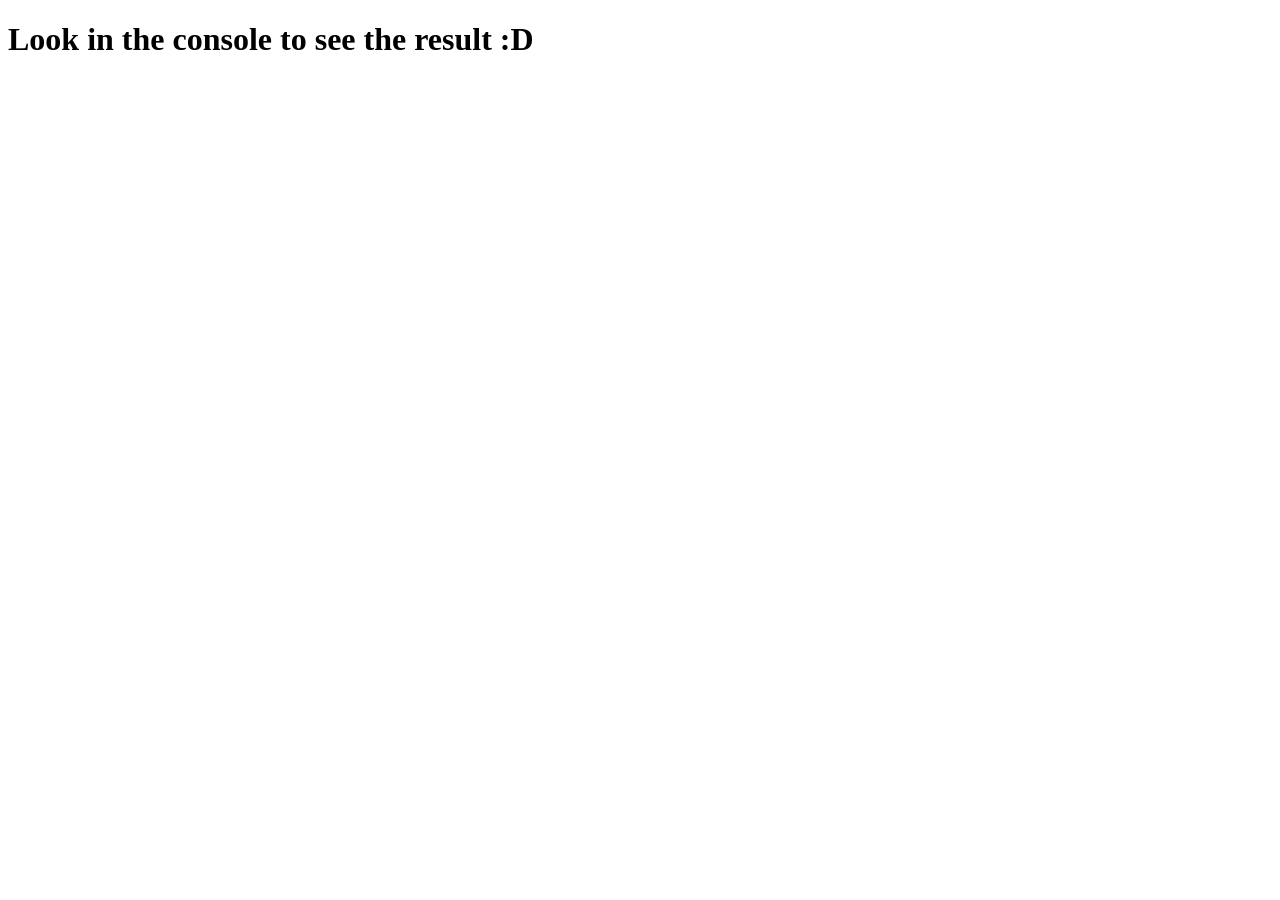
<file: experimentation/experiment1.html>
<!DOCTYPE html>
<html lang="en">
<head>
    <meta charset="UTF-8">
    <meta name="viewport" content="width=device-width, initial-scale=1.0">
    <title>Experiment 1</title>
</head>
<body>
    <h1>
        Look in the console to see the result :D
    </h1>
    <script>

        // //sequence step 1 
        // var myText = 'Booger picking sticknose >:P';
        //  //sequence step 2
        // var newString = '';
        //  //sequence step 3
        //  console.log(myText);

        //  //sequence step 4 run a loop

        // for( var i=0; i<myText.length; i++ ){

        //      //sequence step 5 have a selection
        //     if( myText[i] === 'e' ||
        //      myText[i] === 'a' || 
        //      myText[i] === 'i' || 
        //      myText[i] === 'o' || 
        //      myText[i] === 'u'){
        //         newString += myText[i].toUpperCase();
        //     }
        //     else {
        //         newString += myText[i];
        //     }
        // }
        //  //sequence step 6 print out the final string.
        // console.log(newString);



        //on my own!
        // Goal: To change all lowercase to uppercase in a sentence, and then repeat 5 times.

         var UserSeason = prompt("Pick a seasoning: Salt, Pepper, Sugar", "");
         
         for (var i=0; i<UserSeason.length; i++); {
            if (UserSeason == "Salt") {
            console.log(`Based on the seasoning you picked, you are SALTY!`); }
            else if (UserSeason == "Pepper") {
            console.log(`Based on the seasoning you picked, you are SPICY!`); }
            else if (UserSeason == "Sugar") {
                console.log('Based on the seasing you picked, you are SWEET!')
            } else {
                console.log('You did not pick a seasoning. Try again >:(')
            }
         }




       






    </script>
    
</body>
</html>
</file>
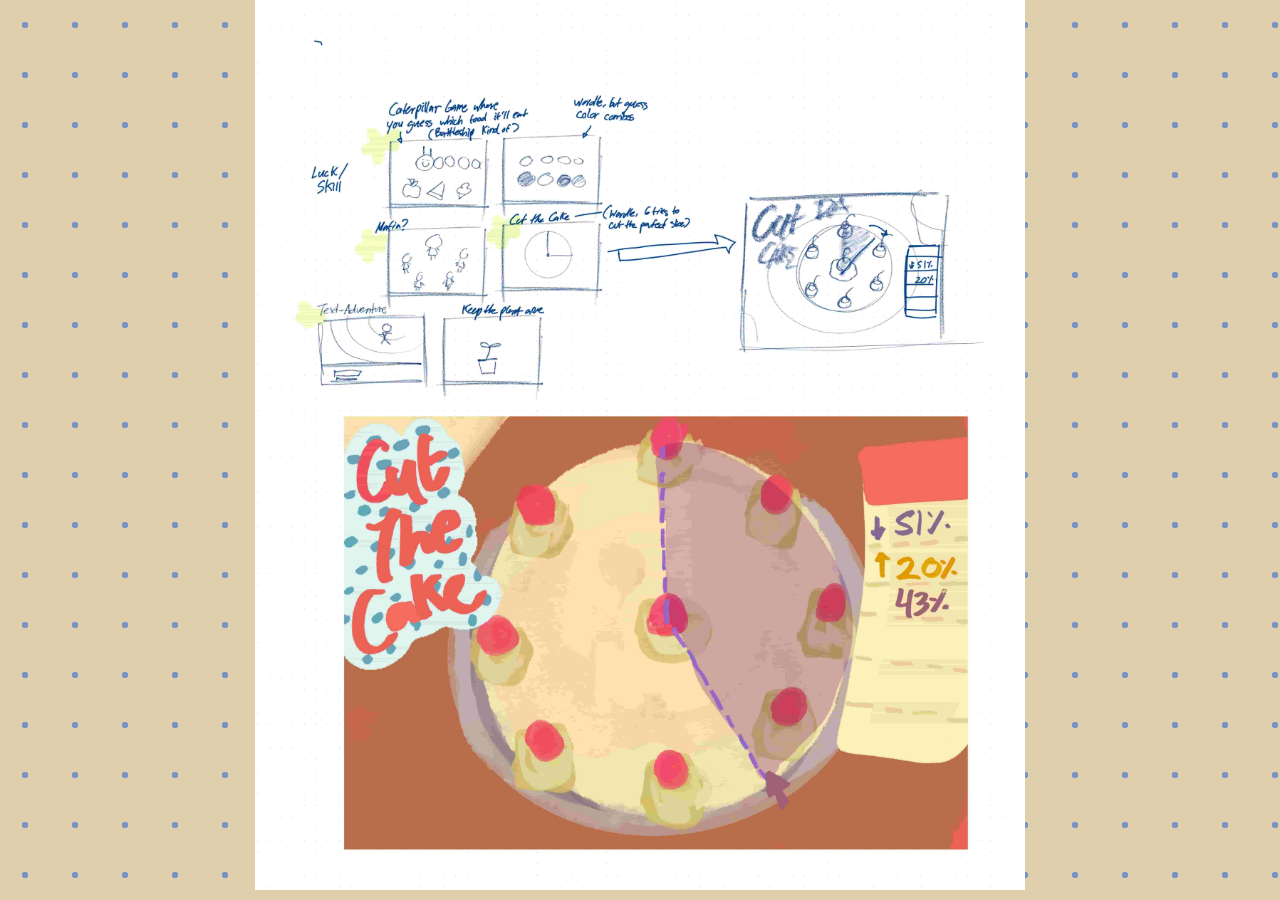
<file: game/designV1.html>
<!DOCTYPE html>
<html lang="en">
<head>
    <meta charset="UTF-8">
    <meta name="viewport" content="width=device-width, initial-scale=1.0">
    <title>Design V1 Game</title>
    <link rel="stylesheet" href="styles.css">
</head>
<body>
    <img src="image/design_comp.jpg" alt="design comp" style="width: 770px; margin: 0 auto; display: block;">
</body>
</html>
</file>
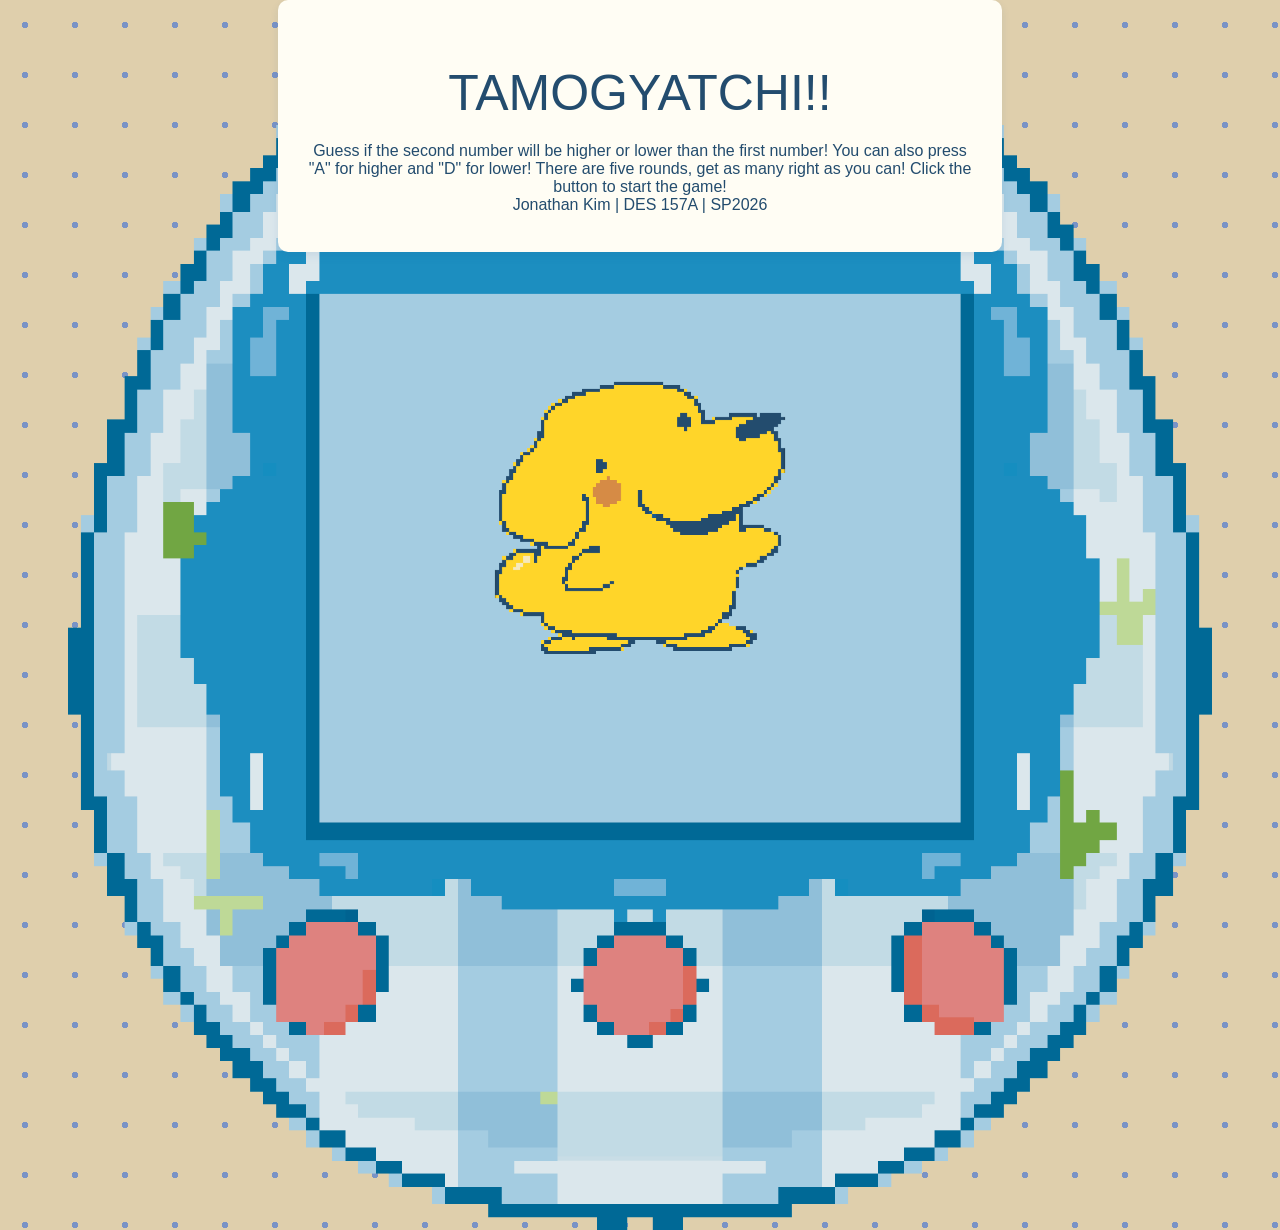
<file: game/html-css.html>
<!DOCTYPE html>
<html lang="en">
<head>
    <meta charset="UTF-8">
    <meta name="viewport" content="width=device-width, initial-scale=1.0">
    <title>HTML and CSS</title>
    <link rel="stylesheet" href="styles.css">
</head>
<body>
    <section class="inside">
        <h1>
            TAMOGYATCHI!!
        </h1>
        <p>
            Guess if the second number will be higher or lower than the first number! You can also press "A" for higher and "D" for lower! There are five rounds, get as many right as you can! Click the button to start the game!<br>
            Jonathan Kim | DES 157A | SP2026
        </p>
    </section>
            <img src="image/tamagotchi.png" alt="tamogatchi" class="tamagotchi">
    <section class="game">
                <img src="image/potchichi_idle.gif" alt="potchichi idle" class="potchichi">
    </section>
</body>
<footer>
    
</footer>
</html>
</file>
<file: game/styles.css>
body {
    background-color: #dfcfac;
    font-family: Arial, sans-serif;
    margin: 0;
    padding: 20px;
    animation: colorChange 7s infinite ease-in-out;
    padding: 0; 
    margin: 0; 
    background: #dfcfac; 
    background-image: radial-gradient(#7993c6 3px, transparent 3px);
    background-size: 50px 50px;
    text-align: center;
    color: #234c6e;
    height: 100vh;
    overflow: hidden;
    font-family: "SN Pro", sans-serif;
    font-optical-sizing: auto;
    font-weight: 400;
    font-style: normal;
}

h1 {
    font-size: 80px;
}
h1, h2 {
    font-family: "Pixelify Sans", sans-serif;
    font-optical-sizing: auto;
    font-weight: 400;
    font-style: normal;
}

@keyframes colorChange {
  0%, 100% {
    background-color: rgb(216, 240, 254);
  }
  33% {
    background-color: rgb(227, 203, 232);
  }
  66% {
    background-color: rgb(217, 248, 211);
  }
}
section {
    background-color: rgb(255, 253, 244);
    border: 2px solid rgb(255, 253, 244, 0);
    border-radius: 10px;
    padding: 20px;
    max-width: 600px;
    margin: 40px auto;
    box-shadow: 0 4px 8px rgba(26, 86, 150, 0.1);
}
.inside {
    background-color: rgb(255, 253, 244);
    border: 2px solid rgb(255, 253, 244, 0);
    border-radius: 10px;
    padding: 20px;
    max-width: 680px;
    margin: 40px auto;
    box-shadow: 0 4px 8px rgba(26, 86, 150, 0.1);
    display: block;
    position: relative;
    top: -40px;
}

h1 {
    font-size: 50px;
    color: #234c6e;
    margin-bottom: 20px;
}

.game {
    display: block;
    margin: 20px auto;
    padding: 20px;
    max-width: 600px;
    background: none;
    box-shadow: none;
    position: relative;
}

.tamagotchi {
    z-index: -1;
    display: block;
    position: absolute;
    top: -70px;
    left: 50%;
    transform: translateX(-50%);
    width: 1300px;
}

.potchichi {
    display: block;
    width: 300px;
    position: absolute;
    left: 50%;
    transform: translateX(-50%);
    z-index: 2;
}

.player1_score, .player2_score {
    display: inline-block;
    margin: 0;
    padding: 8px 14px;
    font-family: "SN Pro", sans-serif;
    font-optical-sizing: auto;
    font-weight: 400;
    font-style: normal;
    font-size: 20px;
    color: #234c6e;
    border-radius: 10px;
}

.highlight {
    background-color: #f4d214;
    font-weight: 700;
    color: #234c6e;
}

.scoreboard {
    position: absolute;
    display: flex;
    justify-content: center;
    gap: 20px;
    align-items: center;
    z-index: 2;
    background: #cee9f7;
    border: 2px solid #234c6e;
    padding: 10px 15px;
    width: auto;
    margin-bottom: 20px;
    top: -110px;
    left: 60px;
}


.number {
    font-family: "SN Pro", sans-serif;
    font-optical-sizing: auto;
    font-weight: 400;
    font-style: normal;
    font-size: 220px;
    color: #f4d214;
    margin-top: 150px;
    position: absolute;
    left: 60px;
    top: -120px;
    background: #234c6e;
}

#guess {
   font-family: "SN Pro", sans-serif;
    font-optical-sizing: auto;
    font-weight: 400;
    font-style: normal;
    width: 140px;
    height: 250px;
    font-size: 150px;
    padding: 10px;
    border: 2px solid #234c6e;
    border-radius: 5px;
    margin-top: 200px;
    position: absolute;
    top: -173px;
    right: 16px;
    border: none;
    background: #407cb1;
    color: #fcc80b;

}

.result {
    font-family: "SN Pro", sans-serif;
    font-optical-sizing: auto;
    font-weight: 400;
    font-style: normal;
    font-size: 220px;
    color: #f4d214;
    margin-top: 150px;
    position: absolute;
    right: 58px;
    top: -120px;
    background: #234c6e;
    display: block; 
}

.result-hidden {
    display: none;
}

.resultAnswer {
    font-family: "SN Pro", sans-serif;
    font-optical-sizing: auto;
    font-weight: 400;
    font-style: normal;
    font-size: 40px;
    color: #234c6e;
    top: 287px;
    position: relative;
    
}

.rectangle {
    width: 180px;
    height: 300px;
    background-color: #accbdf;
    position: absolute;
    top: 17px;
    left: 84%;
    transform: translateX(-50%);
    z-index: 1;
    display: block;
}

.rectangle-hidden {
    display: none;
}

.button {
    font-family: "Pixelify Sans", sans-serif;
    display: block;
    font-optical-sizing: auto;
    font-weight: 400;
    font-style: normal;
    width: 120px;
    height: 60px;
    font-size: 20px;
    border: 2px solid #234c6e;
    border-radius: 5px;
    position: absolute;
    top: -173px;
    background: #407cb1;
    color: #fcc80b;
    z-index: 3;
}

.button:hover {
    background: #234c6e;
    color: #407cb1;
    cursor: pointer;
}

.transition {
    position: absolute;
    inset: 0;
    background: rgba(82, 9, 59, 0.8);
    justify-content: center;
    align-items: center;
    width: 100vw;
    display: flex;
    height: 110vh;
    opacity: 100;
    visibility: visible;
    transition: 0.3s ease;
    z-index: 5;
}

.transition-hidden {
    opacity: 0;
    visibility: hidden;
    transition: 0.3s ease;
    position: absolute;
}

.player2_transition {
    width: 1500px;
    animation: player2EnterExit 3.6s ease-out forwards;
}

.player1_transition {
    width: 1500px;
    animation: player2EnterExit 3.6s ease-out forwards;
}

@keyframes player2EnterExit {
    0% {
        transform: translateX(100%);
        opacity: 0;
    }
    10% {
        transform: translateX(0);
        opacity: 1;
    }
    80% {
        transform: translateX(0);
        opacity: 1;
    }
    100% {
        transform: translateX(100%);
        opacity: 0;
    }

}

/* .game_end {
    position: absolute;
    inset: 0;
    background: rgba(82, 9, 59, 0.8);
    justify-content: center;
    align-items: center;
    width: 100vw;
    display: flex;
    height: 100vh;
    opacity: 100;
    visibility: visible;
    transition: 0.3s ease;
    z-index: 5;
} */
.game_end_card {
    background-color: rgb(255, 253, 244);
    border: 2px solid rgb(255, 253, 244, 0);
    border-radius: 10px;
    padding: 20px;
    max-width: 600px;
    margin: 40px auto;
    box-shadow: 0 4px 8px rgba(26, 86, 150, 0.1);

    }

 #restart_button {
    position: relative;
    margin: 20px auto 0;
    top: auto;
    left: auto;
    right: auto;
    z-index: 6;
}  

.volume_button {
    position: absolute;
    top: 20px;
    right: 20px;
    width: 40px;
    height: 40px;
    border: none;
    cursor: pointer;
    z-index: 6;
    background: rgba(27, 232, 27, 0.5); 
    border-radius: 50%;
}

.volume_button:hover {
    background: rgba(27, 232, 27, 0.5); 
    transform: scale(1.1);
    transition: 0.2s ease;
}

.volume_button_unmuted {
    position: absolute;
    top: 20px;
    right: 20px;
    width: 40px;
    height: 40px;
    border: none;
    cursor: pointer;
    z-index: 6;
    background: rgba(232, 27, 27, 0.286);
    border-radius: 50%;
    display: none;
}

.volume_button_unmuted:hover {
    background: rgba(232, 27, 27, 0.286);
    transform: scale(1.1);
    transition: 0.2s ease;
}


.volume_button p {
    font-size: 10px;
    color: #222;
    margin: 0;
}
</file>
